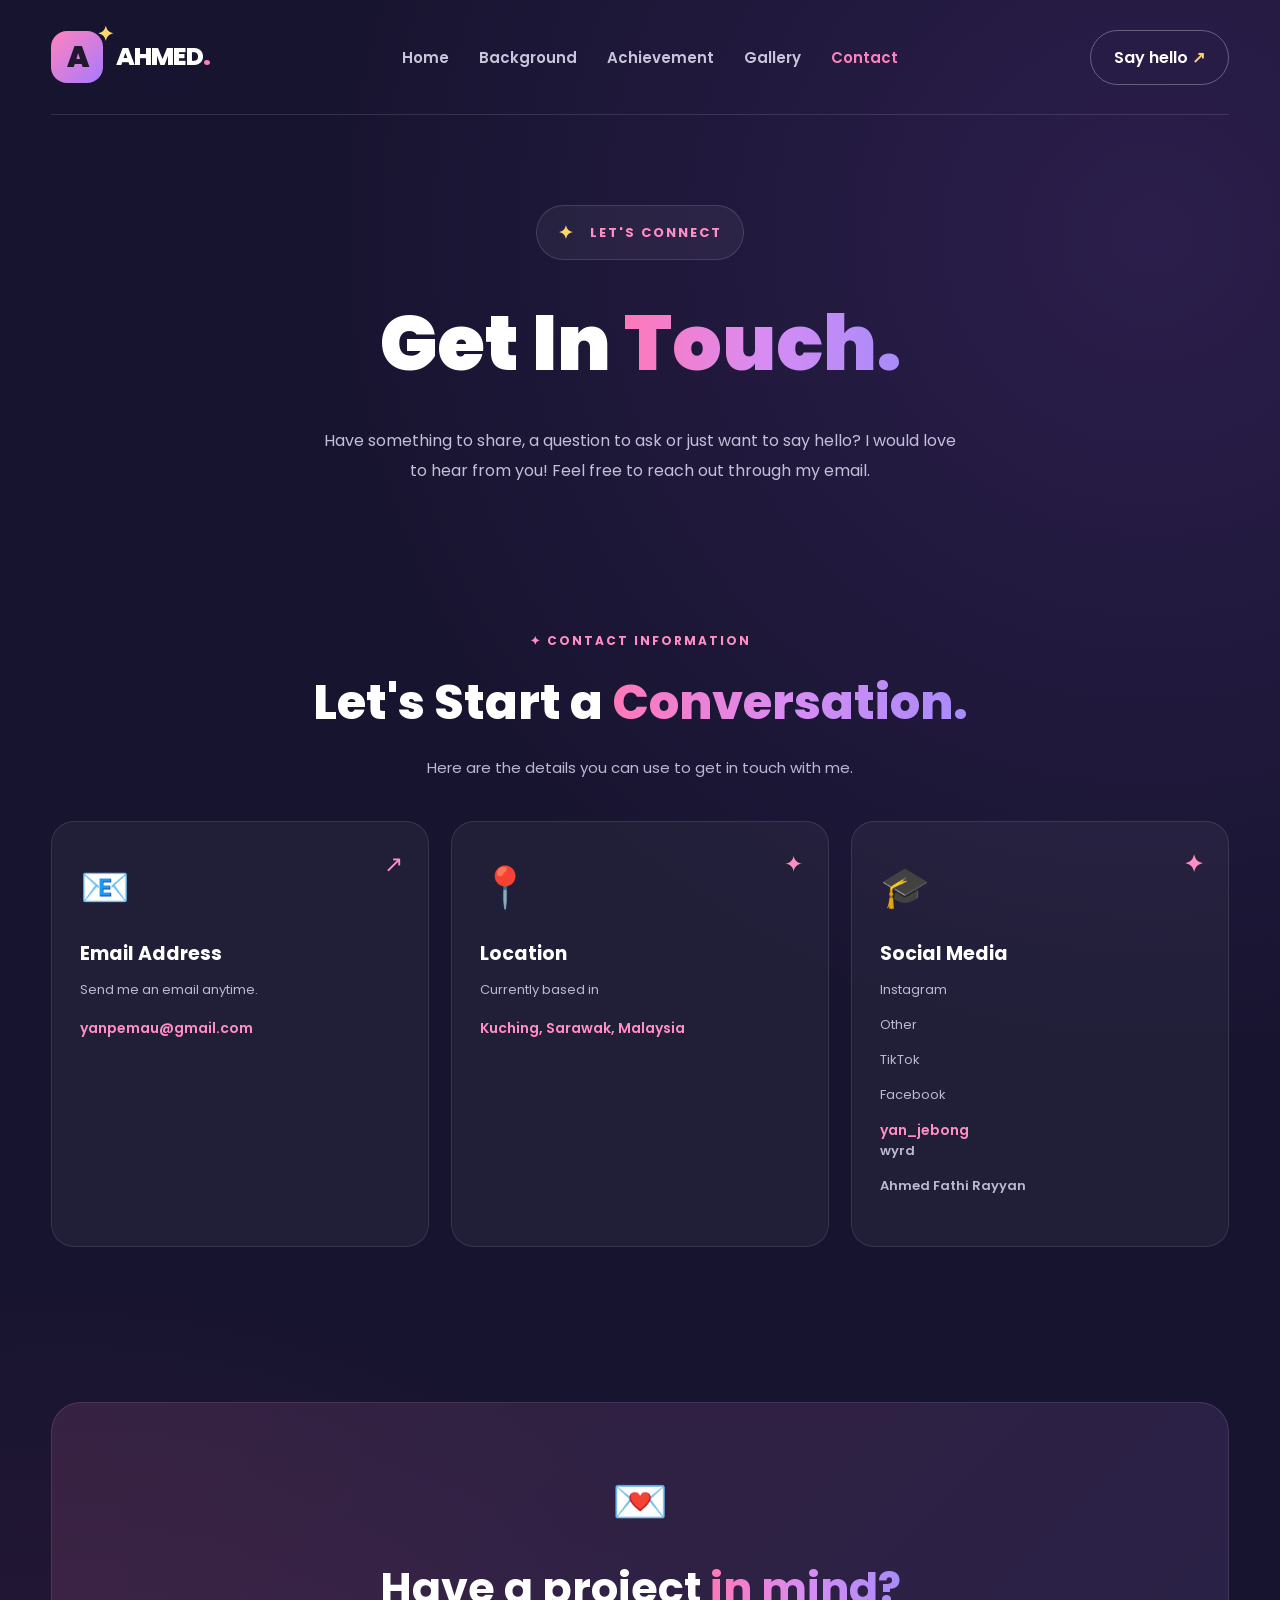
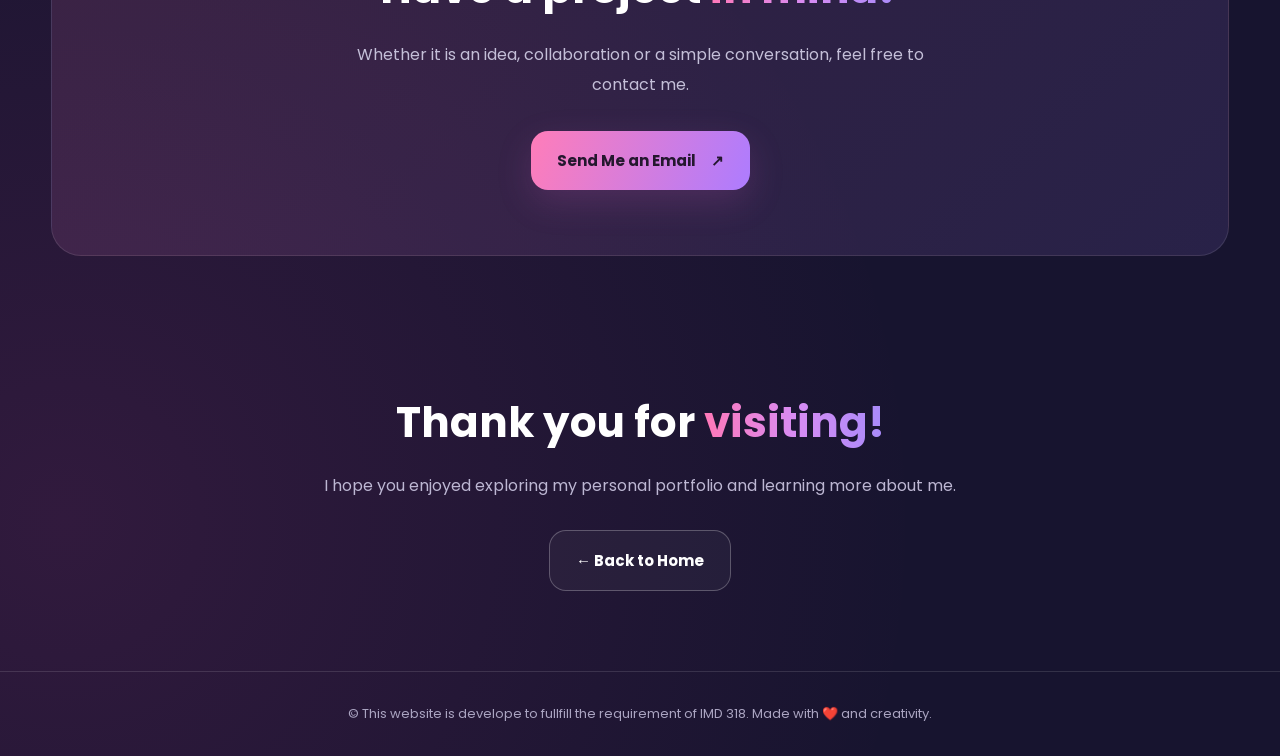
<file: Contact.html>
<!DOCTYPE html>
<html lang="en">

<head>

    <meta charset="UTF-8">

    <meta name="viewport" content="width=device-width, initial-scale=1.0">

    <title>Contact | Ahmed Fathi Rayyan</title>


    <!-- GOOGLE FONT -->

    <link rel="preconnect" href="https://fonts.googleapis.com">

    <link rel="preconnect" href="https://fonts.gstatic.com" crossorigin>

    <link href="https://fonts.googleapis.com/css2?family=Poppins:wght@400;500;600;700;800;900&display=swap" rel="stylesheet">


    <!-- CSS -->

    <link rel="stylesheet" href="style.css">

</head>


<body>


    <!-- NAVIGATION BAR -->

    <header class="header">

        <div class="container navbar">


            <!-- LOGO -->

            <a href="index.html" class="logo">

                <span class="logo-icon">A</span>

                <span>AHMED<span class="pink-dot">.</span></span>

            </a>


            <!-- NAVIGATION MENU -->

            <nav class="nav-menu" id="navMenu">

                <a href="index.html">Home</a>

                <a href="Bground.html">Background</a>

                <a href="Achievement.html">Achievement</a>

                <a href="Gallery.html">Gallery</a>

                <a href="Contact.html" class="active">Contact</a>

            </nav>


            <!-- CONTACT BUTTON -->

            <a href="mailto:yanpemau@gmail.com" class="nav-button">

                Say hello <span>↗</span>

            </a>


            <!-- MOBILE MENU -->

            <button class="menu-toggle" id="menuToggle">

                ☰

            </button>


        </div>

    </header>



    <!-- MAIN CONTENT -->

    <main class="container">


        <!-- CONTACT HERO SECTION -->

        <section class="contact-hero">


            <div class="welcome-label">

                <span>✦</span>

                LET'S CONNECT

            </div>


            <h1>

                Get In

                <span class="gradient-text">

                    Touch.

                </span>

            </h1>


            <p>

                Have something to share, a question to ask
                or just want to say hello?

                I would love to hear from you!

                Feel free to reach out through my email.

            </p>


        </section>



        <!-- CONTACT INFORMATION -->

        <section class="contact-section">


            <div class="contact-heading">


                <span class="section-label">

                    ✦ CONTACT INFORMATION

                </span>


                <h2>

                    Let's Start a

                    <span class="gradient-text">

                        Conversation.

                    </span>

                </h2>


                <p>

                    Here are the details you can use
                    to get in touch with me.

                </p>


            </div>



            <!-- CONTACT CARDS -->

            <div class="contact-grid">


                <!-- EMAIL -->

                <div class="contact-card">


                    <div class="contact-icon">

                        📧

                    </div>


                    <h3>

                        Email Address

                    </h3>


                    <p>

                        Send me an email anytime.

                    </p>


                    <a href="mailto:yanpemau@gmail.com">

                        yanpemau@gmail.com

                    </a>


                    <span class="contact-arrow">

                        ↗

                    </span>


                </div>



                <!-- LOCATION -->

                <div class="contact-card">


                    <div class="contact-icon">

                        📍

                    </div>


                    <h3>

                        Location

                    </h3>


                    <p>

                        Currently based in

                    </p>


                    <span class="contact-detail">

                        Kuching, Sarawak, Malaysia

                    </span>


                    <span class="contact-arrow">

                        ✦

                    </span>


                </div>



                <!-- SOCIAL MEDIA -->

                <div class="contact-card">


                    <div class="contact-icon">

                        🎓

                    </div>


                    <h3>

                        Social Media

                    </h3>


                    <p>

                        Instagram
                    <p>
                        Other
                    <p>
                        TikTok
                    <p>
                        Facebook

                    </p>


                    <span class="contact-detail">
                        yan_jebong
                        <p>
                        wyrd
                        <p>
                        Ahmed Fathi Rayyan 

                    </span>


                    <span class="contact-arrow">

                        ✦

                    </span>


                </div>


            </div>


        </section>



        <!-- EMAIL CALL TO ACTION -->

        <section class="contact-cta">


            <div class="contact-cta-content">


                <span class="cta-icon">

                    💌

                </span>


                <h2>

                    Have a project

                    <span class="gradient-text">

                        in mind?

                    </span>

                </h2>


                <p>

                    Whether it is an idea, collaboration
                    or a simple conversation, feel free
                    to contact me.

                </p>


                <a
                    href="mailto:yanpemau@gmail.com?subject=Hello%20Ahmed"
                    class="primary-button"
                >

                    Send Me an Email

                    <span>↗</span>

                </a>


            </div>


        </section>



        <!-- CLOSING MESSAGE -->

        <section class="contact-message">


            <h2>

                Thank you for

                <span class="gradient-text">

                    visiting!

                </span>

            </h2>


            <p>

                I hope you enjoyed exploring my personal
                portfolio and learning more about me.

            </p>


            <a href="index.html" class="secondary-button">

                ← Back to Home

            </a>


        </section>


    </main>



    <!-- FOOTER -->

    <footer class="footer">


        <p>

            © This website is develope to fullfill the requirement of IMD 318.

            Made with ❤️ and creativity.

        </p>


    </footer>



    <!-- JAVASCRIPT -->

    <script src="script.js"></script>


</body>

</html>
</file>
<file: style.css>
/* =========================================
   1. GLOBAL SETTINGS
========================================= */

* {
    margin: 0;
    padding: 0;
    box-sizing: border-box;
}

html {
    scroll-behavior: smooth;
}

body {
    font-family: 'Poppins', sans-serif;
    background:
        radial-gradient(circle at 90% 10%, rgba(125, 70, 190, 0.20), transparent 35%),
        radial-gradient(circle at 5% 90%, rgba(225, 66, 157, 0.13), transparent 35%),
        #17142f;
    color: #ffffff;
    min-height: 100vh;
    overflow-x: hidden;
}

a {
    text-decoration: none;
    color: inherit;
}

img {
    max-width: 100%;
    display: block;
}

button {
    font-family: inherit;
    cursor: pointer;
}

.container {
    width: min(1450px, 92%);
    margin: auto;
}

section {
    position: relative;
}


/* =========================================
   2. NAVIGATION BAR
========================================= */

.header {
    position: relative;
    z-index: 100;
}

.navbar {
    min-height: 115px;
    display: flex;
    align-items: center;
    justify-content: space-between;
    gap: 25px;
    border-bottom: 1px solid rgba(255,255,255,0.12);
    position: relative;
}


/* LOGO */

.logo {
    display: flex;
    align-items: center;
    gap: 13px;
    font-size: 25px;
    font-weight: 800;
    letter-spacing: -1px;
}

.logo-icon {
    width: 52px;
    height: 52px;
    display: grid;
    place-items: center;
    border-radius: 16px;
    color: #21172f;
    font-size: 29px;
    font-weight: 900;
    background: linear-gradient(135deg, #ff83bd, #a879ff);
    position: relative;
}

.logo-icon::after {
    content: "✦";
    position: absolute;
    color: #ffd76b;
    top: -12px;
    right: -10px;
    font-size: 20px;
}

.pink-dot {
    color: #ff7eb8;
}


/* NAVIGATION LINKS */

.nav-menu {
    display: flex;
    align-items: center;
    gap: 30px;
}

.nav-menu a {
    font-size: 15px;
    font-weight: 600;
    color: #c9c4dc;
    transition: 0.3s;
}

.nav-menu a:hover,
.nav-menu a.active {
    color: #ff82c0;
}


/* NAVIGATION BUTTON */

.nav-button {
    padding: 14px 23px;
    border: 1px solid rgba(255,255,255,0.3);
    border-radius: 40px;
    font-weight: 600;
    transition: 0.3s;
}

.nav-button span {
    color: #ffce66;
}

.nav-button:hover {
    background: #ffffff;
    color: #201638;
    transform: translateY(-3px);
}


/* MOBILE MENU */

.menu-toggle {
    display: none;
    border: 1px solid rgba(255,255,255,0.3);
    background: transparent;
    color: white;
    padding: 10px 15px;
    border-radius: 10px;
    font-size: 22px;
}


/* =========================================
   3. GRADIENT TEXT
========================================= */

.gradient-text {
    background: linear-gradient(
        90deg,
        #ff78b8,
        #d88cf3,
        #a78bfa
    );

    -webkit-background-clip: text;
    background-clip: text;
    color: transparent;
}

.blue-text {
    background: linear-gradient(
        90deg,
        #c3a2ff,
        #80d8ff
    );

    -webkit-background-clip: text;
    background-clip: text;
    color: transparent;
}


/* =========================================
   4. COMMON LABELS
========================================= */

.welcome-label {
    display: inline-flex;
    align-items: center;
    gap: 15px;
    padding: 13px 21px;
    border: 1px solid rgba(255,255,255,0.13);
    border-radius: 40px;
    background: rgba(255,255,255,0.05);
    color: #ff8ec4;
    font-size: 13px;
    font-weight: 700;
    letter-spacing: 2px;
}

.welcome-label span {
    color: #ffd46b;
    font-size: 18px;
}

.section-label {
    display: inline-block;
    color: #ff8ec4;
    font-size: 12px;
    font-weight: 700;
    letter-spacing: 2px;
    margin-bottom: 17px;
}


/* =========================================
   5. HOME PAGE - HERO SECTION
========================================= */

.hero {
    display: grid;
    grid-template-columns: 1.15fr 0.85fr;
    align-items: center;
    gap: 35px;
    min-height: calc(100vh - 115px);
    padding-top: 50px;
    padding-bottom: 65px;
}

.hero-content {
    position: relative;
    z-index: 3;
}

.hero-content h1 {
    font-size: clamp(48px, 5.4vw, 82px);
    font-weight: 900;
    line-height: 1.18;
    letter-spacing: -3px;
    margin-top: 35px;
    margin-bottom: 30px;
}

.hero-description {
    max-width: 690px;
    color: #c4bfd8;
    font-size: 17px;
    line-height: 1.9;
    margin-bottom: 35px;
}


/* HERO BUTTONS */

.hero-buttons {
    display: flex;
    flex-wrap: wrap;
    gap: 16px;
}

.primary-button,
.secondary-button {
    display: inline-flex;
    align-items: center;
    justify-content: center;
    gap: 15px;
    padding: 18px 26px;
    border-radius: 17px;
    font-weight: 700;
    font-size: 15px;
    transition: 0.3s;
}

.primary-button {
    color: #24172e;
    background: linear-gradient(110deg, #ff7db9, #ad7cff);
    box-shadow: 0 12px 35px rgba(210, 95, 194, 0.18);
}

.primary-button:hover {
    transform: translateY(-5px);
    box-shadow: 0 15px 40px rgba(210, 95, 194, 0.3);
}

.secondary-button {
    color: white;
    border: 1px solid rgba(255,255,255,0.25);
    background: rgba(255,255,255,0.04);
}

.secondary-button:hover {
    background: rgba(255,255,255,0.12);
    transform: translateY(-5px);
}


/* =========================================
   6. HOME PAGE - PROFILE IMAGE
========================================= */

.hero-visual {
    min-height: 570px;
    position: relative;
    display: flex;
    justify-content: center;
    align-items: center;
}

.profile-frame {
    position: relative;
    z-index: 2;
    width: min(78%, 390px);
    aspect-ratio: 0.85;
    padding: 8px;
    border-radius: 46% 46% 42% 42%;

    background: linear-gradient(
        140deg,
        #f7a1cf,
        #a78aff,
        #78d4ff
    );

    transform: rotate(-3deg);

    box-shadow: 0 20px 80px rgba(160, 100, 255, 0.25);
}

.profile-image {
    width: 100%;
    height: 100%;
    object-fit: cover;
    object-position: center 30%;
    border-radius: inherit;
}


/* DECORATIVE CIRCLES */

.orbit {
    position: absolute;
    border: 1px dashed rgba(185, 143, 255, 0.4);
    border-radius: 50%;
}

.orbit-one {
    width: 550px;
    height: 550px;
}

.orbit-two {
    width: 450px;
    height: 450px;
}


/* FLOATING CARDS */

.floating-card {
    position: absolute;
    z-index: 4;
    padding: 16px 22px;
    background: #ffffff;
    color: #382449;
    border-radius: 18px;
    font-weight: 700;
    font-size: 14px;
    box-shadow: 0 10px 35px rgba(0,0,0,0.2);
    animation: floating 3s ease-in-out infinite;
}

.hello-card {
    top: 22%;
    right: -2%;
}

.creative-card {
    bottom: 19%;
    left: -3%;
    animation-delay: 1s;
}

@keyframes floating {
    0%, 100% {
        translate: 0 0;
    }

    50% {
        translate: 0 -12px;
    }
}


/* DECORATIONS */

.decoration {
    position: absolute;
    z-index: 3;
    color: #ffda70;
}

.plus {
    top: 18%;
    left: 5%;
    font-size: 65px;
}

.sparkle {
    top: 26%;
    right: 18%;
    font-size: 45px;
    color: white;
}

.stars {
    bottom: 8%;
    right: 5%;
    font-size: 25px;
    letter-spacing: 5px;
}


/* =========================================
   7. BACKGROUND PAGE - INTRODUCTION
========================================= */

.background-hero {
    display: grid;
    grid-template-columns: 1.1fr 0.9fr;
    align-items: center;
    gap: 60px;
    padding: 85px 0;
}

.background-intro h1 {
    font-size: clamp(45px, 5vw, 70px);
    font-weight: 900;
    line-height: 1.2;
    margin: 30px 0;
    letter-spacing: -2px;
}

.background-intro p {
    color: #c4bfd8;
    font-size: 16px;
    line-height: 1.9;
    margin-bottom: 30px;
    max-width: 650px;
}

.background-photo {
    width: 100%;
    max-width: 420px;
    height: 480px;
    margin: auto;
    padding: 8px;
    border-radius: 35px;
    background: linear-gradient(135deg, #ff83bd, #a879ff, #80d8ff);
    transform: rotate(2deg);
    box-shadow: 0 20px 60px rgba(160, 100, 255, 0.2);
}

.background-photo img {
    width: 100%;
    height: 100%;
    object-fit: cover;
    border-radius: 29px;
}


/* =========================================
   8. COMMON SECTION HEADINGS
========================================= */

.background-section,
.achievement-section,
.gallery-section,
.contact-section {
    padding: 75px 0;
}

.section-heading {
    text-align: center;
    margin-bottom: 45px;
}

.section-heading h2,
.contact-heading h2,
.gallery-heading h2 {
    font-size: clamp(32px, 4vw, 48px);
    font-weight: 800;
    margin-bottom: 15px;
}

.section-heading p,
.contact-heading p,
.gallery-heading p {
    color: #bdb7d3;
    line-height: 1.8;
    font-size: 15px;
}


/* =========================================
   9. BIODATA CARDS
========================================= */

.biodata-grid {
    display: grid;
    grid-template-columns: repeat(3, 1fr);
    gap: 22px;
}

.info-card {
    padding: 30px;
    border: 1px solid rgba(255,255,255,0.10);
    background: rgba(255,255,255,0.045);
    border-radius: 22px;
    transition: 0.3s;
}

.info-card:hover {
    transform: translateY(-7px);
    border-color: #d88cf3;
    background: rgba(255,255,255,0.08);
}

.info-icon {
    font-size: 32px;
    display: block;
    margin-bottom: 18px;
}

.info-card h3 {
    font-size: 15px;
    color: #ff8ec4;
    margin-bottom: 9px;
}

.info-card p {
    font-size: 17px;
    font-weight: 600;
    color: #ffffff;
}


/* =========================================
   10. EDUCATION CARDS
========================================= */

.education-grid {
    display: grid;
    grid-template-columns: repeat(3, 1fr);
    gap: 22px;
}

.education-card {
    padding: 35px 28px;
    background: rgba(255,255,255,0.045);
    border: 1px solid rgba(255,255,255,0.10);
    border-radius: 23px;
    position: relative;
    transition: 0.3s;
}

.education-card:hover {
    transform: translateY(-7px);
    border-color: #b78aff;
}

.education-icon {
    display: block;
    font-size: 40px;
    margin-bottom: 20px;
}

.education-card h3 {
    font-size: 19px;
    margin-bottom: 13px;
}

.education-card h4 {
    color: #ff8ec4;
    font-size: 15px;
    margin-bottom: 15px;
}

.education-card p {
    color: #c4bfd8;
    font-size: 14px;
    line-height: 1.8;
}

.current-study {
    border-color: rgba(255,126,184,0.5);
    background: linear-gradient(
        135deg,
        rgba(255,126,184,0.10),
        rgba(167,137,255,0.10)
    );
}

.current-label {
    display: inline-block;
    color: #ff8ec4;
    font-size: 10px;
    font-weight: 800;
    letter-spacing: 1px;
    margin-bottom: 20px;
}


/* =========================================
   11. HOBBY CARDS
========================================= */

.hobby-grid {
    display: grid;
    grid-template-columns: repeat(3, 1fr);
    gap: 24px;
}

.hobby-card {
    overflow: hidden;
    border-radius: 23px;
    background: rgba(255,255,255,0.05);
    border: 1px solid rgba(255,255,255,0.10);
    transition: 0.3s;
}

.hobby-card:hover {
    transform: translateY(-8px);
}

.hobby-card img {
    width: 100%;
    height: 260px;
    object-fit: cover;
    transition: 0.4s;
}

.hobby-card:hover img {
    transform: scale(1.05);
}

.hobby-content {
    padding: 25px;
}

.hobby-content span {
    font-size: 28px;
}

.hobby-content h3 {
    margin: 12px 0;
    font-size: 21px;
}

.hobby-content p {
    color: #bdb7d3;
    font-size: 14px;
    line-height: 1.8;
}


/* =========================================
   12. INTEREST CARDS
========================================= */

.interest-grid {
    display: grid;
    grid-template-columns: repeat(4, 1fr);
    gap: 20px;
}

.interest-card {
    padding: 32px 20px;
    text-align: center;
    background: rgba(255,255,255,0.045);
    border: 1px solid rgba(255,255,255,0.10);
    border-radius: 22px;
    transition: 0.3s;
}

.interest-card:hover {
    transform: translateY(-7px);
    background: rgba(255,255,255,0.09);
}

.interest-card span {
    font-size: 40px;
}

.interest-card h3 {
    margin: 15px 0 8px;
    font-size: 18px;
}

.interest-card p {
    color: #bdb7d3;
    font-size: 13px;
    line-height: 1.7;
}


/* =========================================
   13. FAVOURITE THINGS
========================================= */

.favourite-grid {
    display: grid;
    grid-template-columns: repeat(3, 1fr);
    gap: 22px;
}

.favourite-card {
    padding: 35px 20px;
    text-align: center;
    border-radius: 22px;
    background: linear-gradient(
        135deg,
        rgba(255,126,184,0.10),
        rgba(167,137,255,0.10)
    );
    border: 1px solid rgba(255,255,255,0.10);
    transition: 0.3s;
}

.favourite-card:hover {
    transform: scale(1.04);
}

.favourite-card span {
    font-size: 45px;
}

.favourite-card p {
    color: #bdb7d3;
    font-size: 14px;
    margin: 15px 0 8px;
}

.favourite-card h3 {
    font-size: 22px;
    color: #ff8ec4;
}


/* =========================================
   14. DREAM SECTION
========================================= */

.dream-section {
    margin: 75px 0;
    padding: 65px 35px;
    border: 1px solid rgba(255,255,255,0.12);
    border-radius: 30px;
    background: linear-gradient(
        135deg,
        rgba(255,126,184,0.09),
        rgba(130,110,255,0.12)
    );
}

.dream-section .section-heading {
    margin-bottom: 35px;
}

.dream-section .section-heading h2 {
    font-size: 48px;
}

.dream-grid {
    display: grid;
    grid-template-columns: repeat(2, 1fr);
    gap: 22px;
}

.dream-card {
    padding: 35px;
    border-radius: 22px;
    background: rgba(255,255,255,0.06);
    text-align: center;
}

.dream-card span {
    font-size: 45px;
}

.dream-card h3 {
    margin: 15px 0 10px;
    font-size: 21px;
}

.dream-card p {
    color: #c4bfd8;
    line-height: 1.8;
}


/* =========================================
   15. PERSONALITY
========================================= */

.personality-card {
    max-width: 850px;
    margin: auto;
    padding: 15px 35px;
    border-radius: 25px;
    background: rgba(255,255,255,0.045);
    border: 1px solid rgba(255,255,255,0.10);
}

.personality-item {
    display: flex;
    align-items: center;
    gap: 22px;
    padding: 25px 0;
    border-bottom: 1px solid rgba(255,255,255,0.10);
}

.personality-item:last-child {
    border-bottom: none;
}

.personality-item > span {
    font-size: 35px;
}

.personality-item h3 {
    font-size: 17px;
    color: #ff8ec4;
    margin-bottom: 5px;
}

.personality-item p {
    color: #c4bfd8;
    font-size: 14px;
}


/* =========================================
   16. ACHIEVEMENT PAGE
========================================= */

.achievement-hero {
    display: grid;
    grid-template-columns: 1.1fr 0.9fr;
    align-items: center;
    gap: 55px;
    padding: 85px 0;
}

.achievement-intro h1 {
    font-size: clamp(45px, 5vw, 70px);
    line-height: 1.2;
    font-weight: 900;
    margin: 30px 0;
}

.achievement-intro p {
    color: #c4bfd8;
    font-size: 16px;
    line-height: 1.9;
    margin-bottom: 30px;
}

.achievement-image {
    height: 430px;
    padding: 8px;
    border-radius: 30px;
    background: linear-gradient(135deg, #ff83bd, #a879ff);
    transform: rotate(2deg);
}

.achievement-image img {
    width: 100%;
    height: 100%;
    object-fit: cover;
    border-radius: 23px;
}


/* TIMELINE */

.achievement-timeline {
    max-width: 900px;
    margin: auto;
    position: relative;
}

.timeline-item {
    display: grid;
    grid-template-columns: 75px 1fr;
    gap: 25px;
    padding-bottom: 40px;
    position: relative;
}

.timeline-item::before {
    content: "";
    position: absolute;
    left: 36px;
    top: 70px;
    bottom: 0;
    width: 2px;
    background: linear-gradient(#ff83bd, #a879ff);
}

.timeline-item:last-child::before {
    display: none;
}

.timeline-number {
    width: 72px;
    height: 72px;
    display: grid;
    place-items: center;
    border-radius: 50%;
    background: linear-gradient(135deg, #ff83bd, #a879ff);
    color: #24172e;
    font-size: 20px;
    font-weight: 900;
    z-index: 2;
}

.timeline-content {
    padding: 25px 30px;
    border-radius: 22px;
    background: rgba(255,255,255,0.045);
    border: 1px solid rgba(255,255,255,0.10);
}

.timeline-status {
    display: inline-block;
    color: #9de5b7;
    font-size: 11px;
    font-weight: 800;
    letter-spacing: 1px;
    margin-bottom: 13px;
}

.timeline-status.current {
    color: #ff8ec4;
}

.timeline-content h3 {
    font-size: 21px;
    margin-bottom: 7px;
}

.timeline-content h4 {
    color: #c79cff;
    font-size: 14px;
    margin-bottom: 12px;
}

.timeline-content p {
    color: #bdb7d3;
    font-size: 14px;
    line-height: 1.8;
}


/* ACHIEVEMENT CARDS */

.achievement-grid {
    display: grid;
    grid-template-columns: repeat(3, 1fr);
    gap: 22px;
}

.achievement-card {
    padding: 32px;
    border-radius: 23px;
    border: 1px solid rgba(255,255,255,0.10);
    background: rgba(255,255,255,0.045);
    transition: 0.3s;
}

.achievement-card:hover {
    transform: translateY(-8px);
    border-color: #d88cf3;
}

.achievement-card-icon {
    font-size: 40px;
    margin-bottom: 22px;
}

.achievement-card h3 {
    font-size: 20px;
    margin-bottom: 13px;
}

.achievement-card p {
    color: #bdb7d3;
    font-size: 14px;
    line-height: 1.8;
    margin-bottom: 20px;
}

.achievement-tag {
    display: inline-block;
    color: #ff8ec4;
    font-size: 10px;
    font-weight: 800;
    letter-spacing: 1px;
}


/* FUTURE GOALS */

.future-goal-grid {
    display: grid;
    grid-template-columns: repeat(2, 1fr);
    gap: 25px;
}

.future-goal-card {
    padding: 40px;
    text-align: center;
    border-radius: 25px;
    background: linear-gradient(
        135deg,
        rgba(255,126,184,0.10),
        rgba(167,137,255,0.10)
    );
    border: 1px solid rgba(255,255,255,0.12);
    transition: 0.3s;
}

.future-goal-card:hover {
    transform: translateY(-7px);
}

.future-icon {
    display: block;
    font-size: 50px;
    margin-bottom: 20px;
}

.future-goal-card h3 {
    margin-bottom: 13px;
    font-size: 21px;
}

.future-goal-card p {
    color: #c4bfd8;
    font-size: 14px;
    line-height: 1.8;
}


/* MOTIVATION */

.motivation-section {
    margin: 75px 0;
    padding: 70px 25px;
    text-align: center;
    background: linear-gradient(
        135deg,
        rgba(255,126,184,0.12),
        rgba(167,137,255,0.12)
    );
    border: 1px solid rgba(255,255,255,0.10);
    border-radius: 30px;
}

.motivation-icon {
    font-size: 40px;
}

.motivation-content h2 {
    font-size: clamp(27px, 4vw, 40px);
    margin: 20px 0;
}

.motivation-content p {
    color: #c4bfd8;
    max-width: 650px;
    margin: auto;
    line-height: 1.9;
}

.motivation-name {
    display: block;
    color: #ff8ec4;
    font-weight: 700;
    margin-top: 25px;
}


/* =========================================
   17. GALLERY PAGE
========================================= */

.gallery-hero {
    text-align: center;
    padding: 90px 0 65px;
}

.gallery-hero h1 {
    font-size: clamp(45px, 6vw, 75px);
    font-weight: 900;
    margin: 25px 0;
}

.gallery-hero p {
    max-width: 650px;
    margin: auto;
    color: #c4bfd8;
    line-height: 1.9;
    font-size: 16px;
}

.gallery-heading {
    display: flex;
    align-items: end;
    justify-content: space-between;
    margin-bottom: 35px;
}

.gallery-heading p {
    margin-bottom: 12px;
}


/* GALLERY GRID */

.gallery-grid {
    display: grid;
    grid-template-columns: repeat(2, 1fr);
    gap: 25px;
}

.gallery-card {
    overflow: hidden;
    border-radius: 24px;
    background: rgba(255,255,255,0.045);
    border: 1px solid rgba(255,255,255,0.10);
    transition: 0.3s;
}

.gallery-card:hover {
    transform: translateY(-7px);
    border-color: #d88cf3;
}

.gallery-large {
    grid-column: span 2;
}

.gallery-image {
    position: relative;
    overflow: hidden;
    height: 320px;
}

.gallery-large .gallery-image {
    height: 420px;
}

.gallery-image img {
    width: 100%;
    height: 100%;
    object-fit: cover;
    transition: 0.5s;
}

.gallery-card:hover .gallery-image img {
    transform: scale(1.06);
}

.gallery-number {
    position: absolute;
    top: 20px;
    left: 20px;
    padding: 10px 15px;
    border-radius: 30px;
    color: #24172e;
    background: #ffffff;
    font-size: 12px;
    font-weight: 900;
}

.gallery-caption {
    padding: 22px 25px;
    display: flex;
    align-items: center;
    justify-content: space-between;
    gap: 15px;
}

.gallery-caption h3 {
    font-size: 19px;
    margin-bottom: 7px;
}

.gallery-caption p {
    color: #bdb7d3;
    font-size: 13px;
    line-height: 1.7;
}

.gallery-icon {
    font-size: 28px;
}

.gallery-message {
    margin: 85px 0;
    text-align: center;
    padding: 55px 20px;
    border-radius: 30px;
    background: rgba(255,255,255,0.045);
}

.gallery-message-icon {
    font-size: 45px;
}

.gallery-message h2 {
    font-size: clamp(25px, 4vw, 40px);
    margin: 20px 0;
}

.gallery-message p {
    color: #bdb7d3;
    line-height: 1.8;
}


/* =========================================
   18. CONTACT PAGE
========================================= */

.contact-hero {
    text-align: center;
    padding: 90px 0 65px;
}

.contact-hero h1 {
    font-size: clamp(50px, 6vw, 78px);
    font-weight: 900;
    margin: 25px 0;
}

.contact-hero p {
    max-width: 650px;
    margin: auto;
    color: #c4bfd8;
    font-size: 16px;
    line-height: 1.9;
}


/* CONTACT HEADING */

.contact-heading {
    text-align: center;
    margin-bottom: 40px;
}


/* CONTACT CARDS */

.contact-grid {
    display: grid;
    grid-template-columns: repeat(3, 1fr);
    gap: 22px;
}

.contact-card {
    position: relative;
    padding: 35px 28px;
    border-radius: 23px;
    border: 1px solid rgba(255,255,255,0.10);
    background: rgba(255,255,255,0.045);
    transition: 0.3s;
}

.contact-card:hover {
    transform: translateY(-7px);
    border-color: #d88cf3;
}

.contact-icon {
    font-size: 40px;
    margin-bottom: 22px;
}

.contact-card h3 {
    font-size: 19px;
    margin-bottom: 12px;
}

.contact-card p {
    color: #bdb7d3;
    font-size: 13px;
    margin-bottom: 15px;
}

.contact-card a,
.contact-detail {
    display: inline-block;
    color: #ff8ec4;
    font-size: 14px;
    font-weight: 600;
    overflow-wrap: anywhere;
}

.contact-arrow {
    position: absolute;
    top: 25px;
    right: 25px;
    color: #ff8ec4;
    font-size: 23px;
}


/* CONTACT CTA */

.contact-cta {
    margin: 80px 0;
    padding: 65px 25px;
    border-radius: 30px;
    text-align: center;
    background: linear-gradient(
        135deg,
        rgba(255,126,184,0.12),
        rgba(167,137,255,0.12)
    );
    border: 1px solid rgba(255,255,255,0.10);
}

.cta-icon {
    font-size: 45px;
}

.contact-cta h2 {
    font-size: clamp(28px, 4vw, 43px);
    margin: 20px 0;
}

.contact-cta p {
    color: #c4bfd8;
    max-width: 600px;
    margin: 0 auto 30px;
    line-height: 1.9;
}


/* CONTACT CLOSING */

.contact-message {
    padding: 55px 20px 80px;
    text-align: center;
}

.contact-message h2 {
    font-size: clamp(28px, 4vw, 42px);
    margin-bottom: 18px;
}

.contact-message p {
    color: #bdb7d3;
    margin-bottom: 30px;
    line-height: 1.8;
}


/* =========================================
   19. COMMON CLOSING SECTION
========================================= */

.closing-section {
    text-align: center;
    padding: 75px 20px;
}

.closing-section h2 {
    font-size: clamp(28px, 4vw, 45px);
    font-weight: 800;
    margin-bottom: 18px;
}

.closing-section p {
    color: #bdb7d3;
    margin-bottom: 30px;
    line-height: 1.8;
}


/* =========================================
   20. FOOTER
========================================= */

.footer {
    padding: 30px 15px;
    text-align: center;
    border-top: 1px solid rgba(255,255,255,0.12);
    color: #aaa4c1;
    font-size: 13px;
    line-height: 1.8;
}


/* =========================================
   21. RESPONSIVE DESIGN - TABLET
========================================= */

@media (max-width: 1100px) {

    .navbar {
        min-height: 100px;
    }

    .nav-menu {
        gap: 16px;
    }

    .nav-menu a {
        font-size: 13px;
    }

    .logo {
        font-size: 21px;
    }

    .hero-content h1 {
        font-size: 58px;
    }

    .hero-visual {
        min-height: 480px;
    }

    .orbit-one {
        width: 430px;
        height: 430px;
    }

    .orbit-two {
        width: 360px;
        height: 360px;
    }

    .interest-grid {
        grid-template-columns: repeat(2, 1fr);
    }

}


/* =========================================
   22. RESPONSIVE DESIGN - MOBILE
========================================= */

@media (max-width: 850px) {

    .navbar {
        min-height: 85px;
    }

    .nav-button {
        display: none;
    }

    .menu-toggle {
        display: block;
    }


    /* MOBILE NAVIGATION */

    .nav-menu {
        display: none;
        position: absolute;
        top: 100%;
        left: 0;
        right: 0;
        flex-direction: column;
        align-items: stretch;
        padding: 25px;
        background: #24203f;
        border: 1px solid rgba(255,255,255,0.15);
        border-radius: 15px;
        gap: 22px;
    }

    .nav-menu.open {
        display: flex;
    }


    /* HOME */

    .hero,
    .background-hero,
    .achievement-hero {
        grid-template-columns: 1fr;
        padding-top: 60px;
        gap: 30px;
    }

    .hero-content h1 {
        font-size: clamp(45px, 9vw, 70px);
    }

    .hero-visual {
        min-height: 500px;
    }

    .background-photo,
    .achievement-image {
        width: 80%;
        height: 400px;
    }


    /* CARD LAYOUTS */

    .biodata-grid,
    .education-grid,
    .achievement-grid,
    .contact-grid {
        grid-template-columns: repeat(2, 1fr);
    }

    .hobby-grid {
        grid-template-columns: repeat(2, 1fr);
    }

    .gallery-grid {
        grid-template-columns: repeat(2, 1fr);
    }

    .gallery-large {
        grid-column: span 2;
    }

}


/* =========================================
   23. RESPONSIVE DESIGN - SMALL MOBILE
========================================= */

@media (max-width: 550px) {

    .container {
        width: 90%;
    }

    .logo {
        font-size: 19px;
    }

    .logo-icon {
        width: 44px;
        height: 44px;
        font-size: 24px;
    }


    /* HERO */

    .welcome-label {
        font-size: 10px;
        letter-spacing: 1px;
        padding: 11px 14px;
    }

    .hero-content h1 {
        font-size: 43px;
        line-height: 1.25;
        letter-spacing: -2px;
    }

    .hero-description {
        font-size: 14px;
    }

    .hero-buttons {
        flex-direction: column;
    }

    .primary-button,
    .secondary-button {
        width: 100%;
        padding: 16px;
        font-size: 14px;
    }


    /* PROFILE */

    .hero-visual {
        min-height: 390px;
    }

    .profile-frame {
        width: 72%;
    }

    .orbit-one {
        width: 340px;
        height: 340px;
    }

    .orbit-two {
        width: 280px;
        height: 280px;
    }

    .floating-card {
        font-size: 11px;
        padding: 11px 14px;
    }


    /* BACKGROUND */

    .background-intro h1,
    .achievement-intro h1 {
        font-size: 43px;
    }

    .background-photo,
    .achievement-image {
        width: 90%;
        height: 350px;
    }


    /* SECTION SPACING */

    .background-section,
    .achievement-section,
    .gallery-section,
    .contact-section {
        padding: 45px 0;
    }

    .section-heading h2 {
        font-size: 32px;
    }


    /* CARDS */

    .biodata-grid,
    .education-grid,
    .hobby-grid,
    .interest-grid,
    .favourite-grid,
    .dream-grid,
    .achievement-grid,
    .future-goal-grid,
    .contact-grid {
        grid-template-columns: 1fr;
    }

    .info-card,
    .education-card,
    .achievement-card {
        padding: 25px;
    }


    /* GALLERY */

    .gallery-hero {
        padding: 65px 0 40px;
    }

    .gallery-hero h1 {
        font-size: 42px;
    }

    .gallery-grid {
        grid-template-columns: 1fr;
    }

    .gallery-large {
        grid-column: span 1;
    }

    .gallery-image,
    .gallery-large .gallery-image {
        height: 300px;
    }

    .gallery-heading {
        display: block;
    }


    /* TIMELINE */

    .timeline-item {
        grid-template-columns: 48px 1fr;
        gap: 12px;
    }

    .timeline-number {
        width: 45px;
        height: 45px;
        font-size: 14px;
    }

    .timeline-item::before {
        left: 22px;
        top: 45px;
    }

    .timeline-content {
        padding: 20px;
    }

    .timeline-content h3 {
        font-size: 17px;
    }


    /* PERSONALITY */

    .personality-card {
        padding: 10px 20px;
    }

    .personality-item {
        gap: 15px;
    }

    .personality-item > span {
        font-size: 28px;
    }


    /* DREAM & MOTIVATION */

    .dream-section {
        padding: 40px 20px;
    }

    .dream-section .section-heading h2 {
        font-size: 36px;
    }

    .dream-card,
    .future-goal-card {
        padding: 27px 20px;
    }

    .motivation-section {
        padding: 45px 20px;
    }


    /* CONTACT */

    .contact-hero {
        padding: 65px 0 40px;
    }

    .contact-hero h1 {
        font-size: 48px;
    }

    .contact-cta {
        padding: 45px 20px;
    }

}


/* GALLERY IMAGE FIX */

.gallery-grid {
    display: grid;
    grid-template-columns: repeat(2, minmax(0, 1fr));
    gap: 25px;
    align-items: stretch;
}

.gallery-card {
    min-width: 0;
    overflow: hidden;
}

.gallery-image {
    width: 100%;
    height: 320px;
    overflow: hidden;
    background: #24203f;
}

.gallery-large .gallery-image {
    height: 420px;
}

.gallery-image img {
    width: 100%;
    height: 100%;
    display: block;
    object-fit: cover;
    object-position: center;
}

@media (max-width: 550px) {

    .gallery-grid {
        grid-template-columns: 1fr;
    }

    .gallery-large {
        grid-column: span 1;
    }

    .gallery-image,
    .gallery-large .gallery-image {
        height: 300px;
    }

}
</file>
